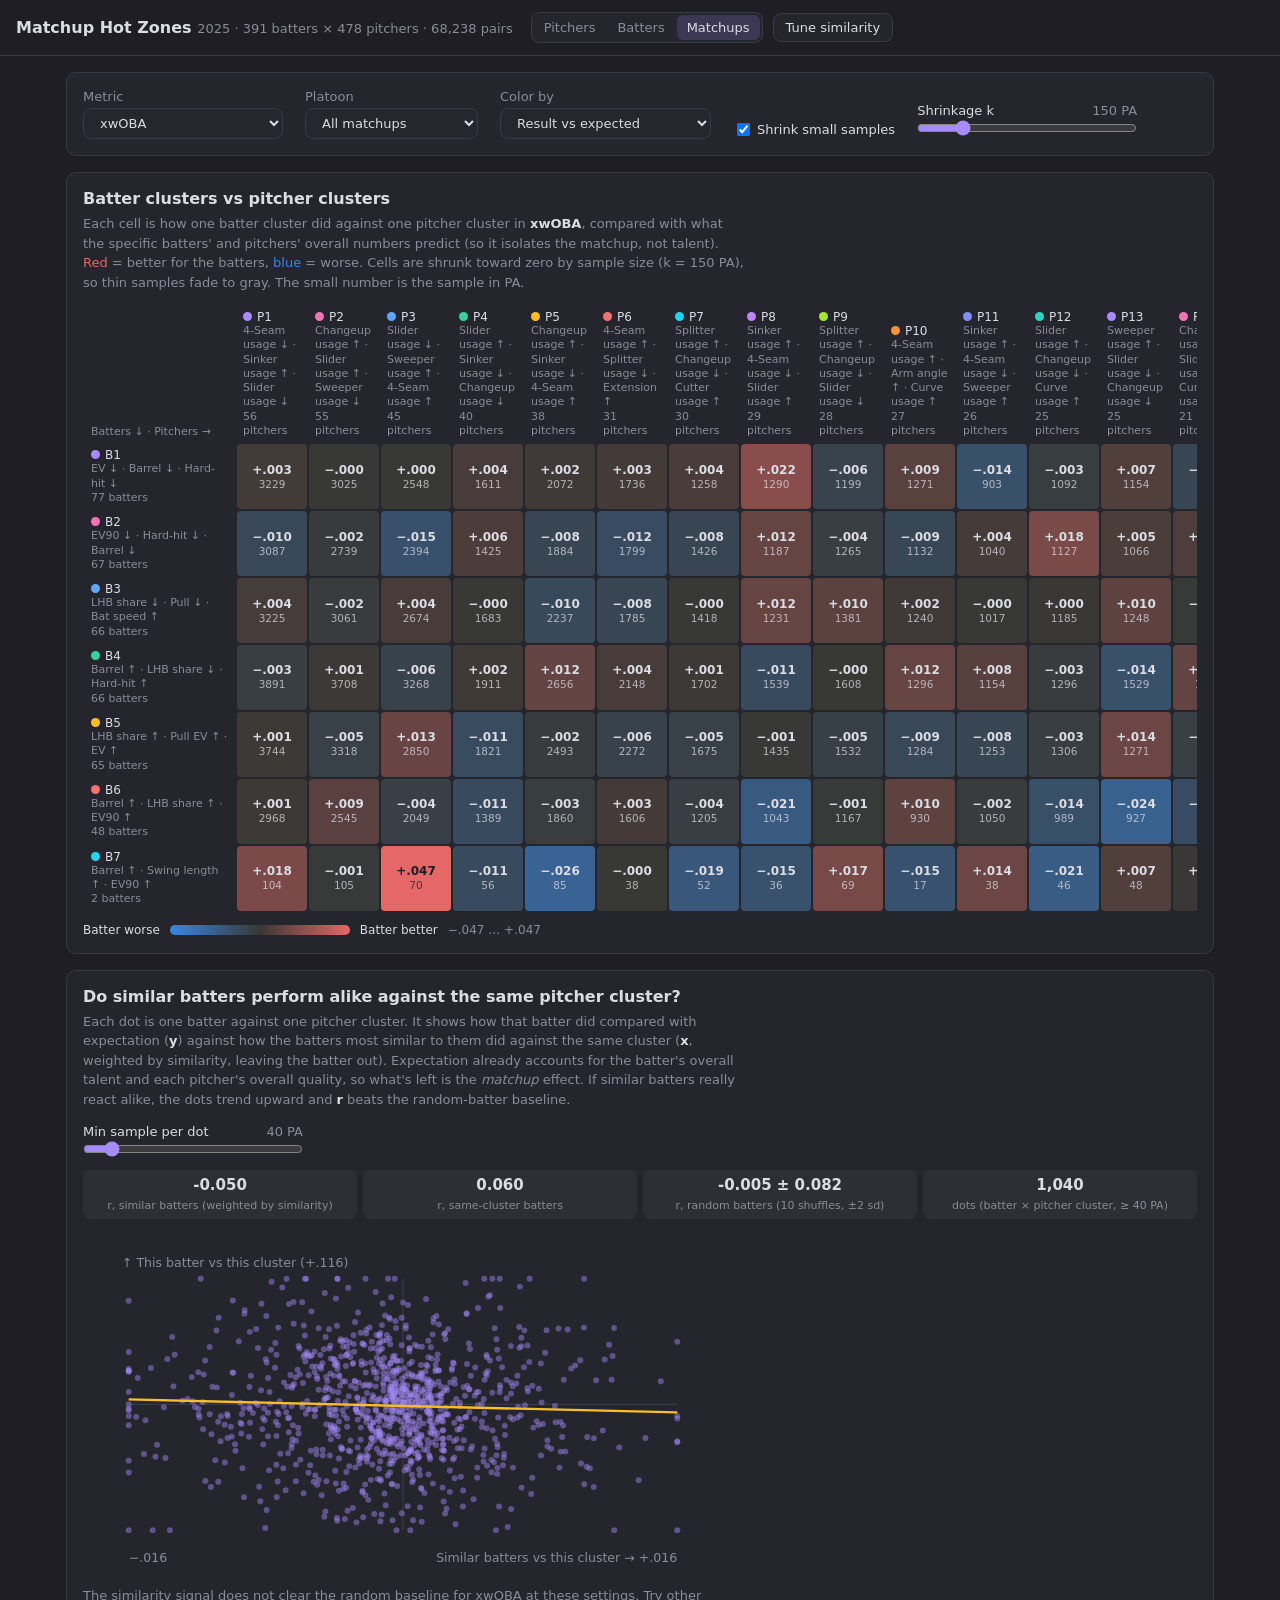
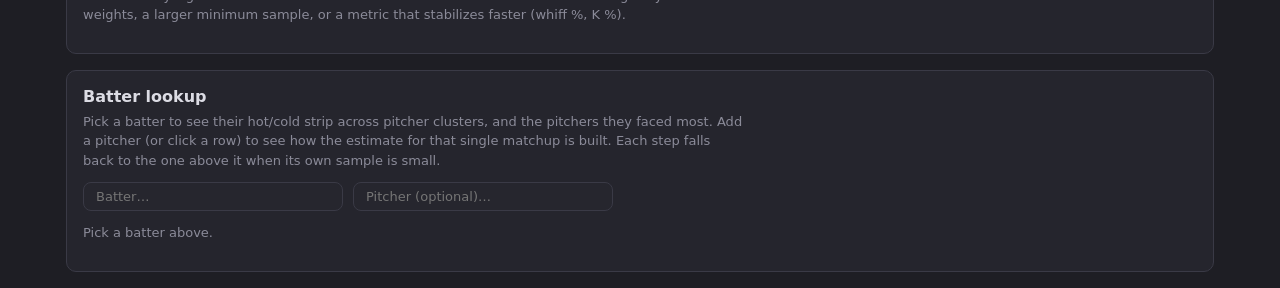
<file: docs/matchups.html>
<!DOCTYPE html>
<html lang="en">
<head>
  <meta charset="UTF-8" />
  <meta name="viewport" content="width=device-width, initial-scale=1" />
  <title>Matchup Hot Zones</title>
  <meta name="description" content="Hot/cold chart of batter clusters against pitcher clusters, and a test of whether similar batters perform alike against the same kind of pitcher." />
  <link rel="stylesheet" href="style.css" />
</head>
<body class="doc-page">
  <header id="toolbar" class="static">
    <h1>Matchup Hot Zones <span id="meta"></span></h1>
    <nav class="pages">
      <a href="index.html">Pitchers</a>
      <a href="batters.html">Batters</a>
      <a href="matchups.html" aria-current="page">Matchups</a>
    </nav>
    <button id="tuner-toggle" type="button">Tune similarity</button>
  </header>

  <main id="matchups">
    <section class="card controls">
      <label>Metric
        <select id="metric">
          <option value="xwoba">xwOBA</option>
          <option value="woba">wOBA</option>
          <option value="rv100">Run value / 100 pitches</option>
          <option value="whiff">Whiff %</option>
          <option value="k">K %</option>
        </select>
      </label>
      <label>Platoon
        <select id="platoon">
          <option value="all">All matchups</option>
          <option value="opp">Opposite hand only</option>
          <option value="same">Same hand only</option>
        </select>
      </label>
      <label>Color by
        <select id="mode">
          <option value="expected">Result vs expected</option>
          <option value="raw">Result vs league average</option>
        </select>
      </label>
      <label class="check"><input id="shrink" type="checkbox" checked /> Shrink small samples</label>
      <label class="slider inline"><span>Shrinkage k</span><output id="k-out"></output>
        <input id="k" type="range" min="0" max="800" step="10" /></label>
    </section>

    <section class="card">
      <h2>Batter clusters vs pitcher clusters</h2>
      <p class="hint" id="heat-hint"></p>
      <div class="scroll-x"><table id="heatmap" class="heat"></table></div>
      <div id="heat-legend" class="heat-legend"></div>
    </section>

    <section class="card">
      <h2>Do similar batters perform alike against the same pitcher cluster?</h2>
      <p class="hint">
        Each dot is one batter against one pitcher cluster. It shows how that batter did compared with
        expectation (<b>y</b>) against how the batters most similar to them did against the same cluster
        (<b>x</b>, weighted by similarity, leaving the batter out). Expectation already accounts for
        the batter's overall talent and each pitcher's overall quality, so what's left is the
        <em>matchup</em> effect. If similar batters really react alike, the dots trend upward and
        <b>r</b> beats the random-batter baseline.
      </p>
      <label class="slider inline"><span>Min sample per dot</span><output id="min-out"></output>
        <input id="min-den" type="range" min="10" max="300" step="5" value="40" /></label>
      <div id="hypothesis"></div>
    </section>

    <section class="card">
      <h2>Batter lookup</h2>
      <p class="hint">
        Pick a batter to see their hot/cold strip across pitcher clusters, and the pitchers they faced most.
        Add a pitcher (or click a row) to see how the estimate for that single matchup is built. Each step
        falls back to the one above it when its own sample is small.
      </p>
      <div class="lookup-controls">
        <input id="batter-search" type="search" placeholder="Batter…" list="batter-names" autocomplete="off" />
        <input id="pitcher-search" type="search" placeholder="Pitcher (optional)…" list="pitcher-names" autocomplete="off" />
        <datalist id="batter-names"></datalist>
        <datalist id="pitcher-names"></datalist>
      </div>
      <div id="batter-view"></div>
    </section>
  </main>

  <aside id="tuner" hidden>
    <button id="tuner-close" class="close" aria-label="Close">×</button>
    <p class="tuner-note">Changes here re-cluster both groups and update every chart on this page live.
      They are shared with the Pitchers and Batters pages.</p>
    <div id="tuner-body"></div>
  </aside>

  <div id="tip" role="tooltip" hidden></div>

  <script type="module" src="js/matchups.js"></script>
</body>
</html>
</file>
<file: docs/style.css>
:root {
  --bg: #1e1e24;
  --surface: rgba(38, 38, 46, 0.92);
  --border: #3a3a46;
  --text: #dcdce4;
  --muted: #8b8b99;
  --accent: #a78bfa;
  font-family: Inter, system-ui, -apple-system, "Segoe UI", sans-serif;
}

* { box-sizing: border-box; }
html, body { margin: 0; background: var(--bg); color: var(--text); }
body.graph-page { height: 100%; overflow: hidden; }
a { color: var(--accent); }
.muted { color: var(--muted); }
#graph { position: fixed; inset: 0; }

#toolbar {
  position: fixed; top: 12px; left: 12px; right: 12px;
  display: flex; flex-wrap: wrap; gap: 10px; align-items: center;
  pointer-events: none;
}
#toolbar > * { pointer-events: auto; }
h1 { font-size: 16px; font-weight: 600; margin: 0 8px 0 0; }
#meta { color: var(--muted); font-weight: 400; font-size: 13px; }
#search {
  background: var(--surface); color: var(--text); border: 1px solid var(--border);
  border-radius: 8px; padding: 7px 12px; width: min(280px, 100%); font-size: 14px;
}
#search:focus { outline: 1px solid var(--accent); }
#toolbar.static {
  position: sticky; top: 0; left: 0; right: 0; z-index: 5; padding: 12px 16px;
  background: var(--bg); border-bottom: 1px solid var(--border);
}
nav.pages { display: flex; gap: 2px; background: var(--surface); border: 1px solid var(--border); border-radius: 8px; padding: 2px; }
nav.pages a { color: var(--muted); text-decoration: none; font-size: 13px; padding: 5px 10px; border-radius: 6px; }
nav.pages a:hover { color: var(--text); }
nav.pages a[aria-current="page"] { background: rgba(167,139,250,.18); color: var(--text); }
button, select, input[type=search] {
  background: var(--surface); color: var(--text); border: 1px solid var(--border);
  border-radius: 8px; padding: 6px 12px; font: inherit; font-size: 13px;
}
button { cursor: pointer; }
button:hover { border-color: var(--accent); }
.toggle { font-size: 13px; color: var(--muted); display: flex; gap: 6px; align-items: center; }

#legend, #panel, #tuner {
  position: fixed; background: var(--surface); border: 1px solid var(--border);
  border-radius: 10px; backdrop-filter: blur(6px);
}
#legend {
  left: 12px; bottom: 12px; padding: 10px 14px; max-height: 45vh; overflow-y: auto; max-width: 300px;
}
#legend h2 { font-size: 12px; text-transform: uppercase; letter-spacing: .06em; color: var(--muted); margin: 0 0 6px; }
#cluster-list { list-style: none; margin: 0; padding: 0; font-size: 13px; }
#cluster-list li { display: flex; gap: 8px; align-items: center; padding: 3px 4px; cursor: pointer; border-radius: 4px; }
#cluster-list li:hover, #cluster-list li.active { background: rgba(255,255,255,.07); }
#cluster-list .swatch { width: 10px; height: 10px; border-radius: 50%; flex: none; }
#cluster-list .cluster-name { display: flex; flex-direction: column; min-width: 0; }
#cluster-list .cluster-name small { color: var(--muted); font-size: 11px; line-height: 1.3; }
#cluster-list .count { color: var(--muted); margin-left: auto; }

#panel {
  top: 60px; right: 12px; width: 340px; max-height: calc(100vh - 72px); overflow-y: auto; padding: 16px;
}
.close {
  position: absolute; top: 8px; right: 10px; background: none; border: 0; color: var(--muted);
  font-size: 22px; cursor: pointer; padding: 0 4px;
}
.panel-links { font-size: 12px; margin-top: 12px; display: flex; gap: 14px; }

/* --- Tuning drawer --- */
#tuner {
  top: 60px; left: 12px; width: 320px; max-height: calc(100vh - 72px); overflow-y: auto;
  padding: 14px 16px; z-index: 6;
}
body.tuning #legend { display: none; }
.doc-page #tuner { top: 64px; }
.tuner-group h3 { font-size: 14px; margin: 0 0 4px; }
.tuner-group h4 { font-size: 12px; text-transform: uppercase; letter-spacing: .06em; color: var(--muted); margin: 14px 0 6px; }
.tuner-group + .tuner-group { margin-top: 18px; padding-top: 14px; border-top: 1px solid var(--border); }
.tuner-note { font-size: 12px; color: var(--muted); margin: 0 0 10px; padding-right: 18px; }
.tuner-block { padding: 4px 0; border-bottom: 1px solid rgba(255,255,255,.04); }
.tuner-block details { margin: 0 0 4px 10px; }
.tuner-block summary { font-size: 12px; color: var(--muted); cursor: pointer; }
.slider { display: grid; grid-template-columns: 1fr auto; gap: 0 8px; font-size: 13px; padding: 3px 0; }
.slider output { color: var(--muted); font-variant-numeric: tabular-nums; }
.slider input { grid-column: 1 / -1; width: 100%; accent-color: var(--accent); margin: 2px 0 0; }
.slider.inline { display: inline-grid; min-width: 220px; }
.tuner-actions { display: flex; gap: 8px; margin-top: 12px; }
.player-head { display: flex; gap: 12px; align-items: center; margin-bottom: 10px; }
.player-head img { width: 56px; height: 56px; border-radius: 50%; object-fit: cover; background: #333; }
.player-head h2 { margin: 0; font-size: 18px; }
.player-head .sub { color: var(--muted); font-size: 13px; }
.stats { display: grid; grid-template-columns: repeat(3, 1fr); gap: 6px; margin: 10px 0 14px; }
.stats div { background: rgba(255,255,255,.04); border-radius: 6px; padding: 6px; text-align: center; }
.stats b { display: block; font-size: 15px; font-variant-numeric: tabular-nums; }
.stats span { font-size: 11px; color: var(--muted); }
#panel h3 { font-size: 12px; text-transform: uppercase; letter-spacing: .06em; color: var(--muted); margin: 14px 0 6px; }
table { width: 100%; border-collapse: collapse; font-size: 12.5px; font-variant-numeric: tabular-nums; }
th { color: var(--muted); font-weight: 500; text-align: right; padding: 3px 4px; }
td { text-align: right; padding: 3px 4px; border-top: 1px solid var(--border); }
th:first-child, td:first-child { text-align: left; }
.similar { list-style: none; padding: 0; margin: 0; font-size: 13px; }
.similar li { display: flex; justify-content: space-between; padding: 4px 6px; border-radius: 4px; cursor: pointer; }
.similar li:hover { background: rgba(255,255,255,.07); }
.similar .bar { color: var(--muted); font-variant-numeric: tabular-nums; }

/* --- Matchup page --- */
#matchups { max-width: 1180px; margin: 0 auto; padding: 16px; display: grid; gap: 16px; }
.card { background: var(--surface); border: 1px solid var(--border); border-radius: 10px; padding: 16px; min-width: 0; }
.card h2 { font-size: 16px; margin: 0 0 6px; }
.card h3 { font-size: 12px; text-transform: uppercase; letter-spacing: .06em; color: var(--muted); margin: 18px 0 8px; }
.hint { font-size: 13px; color: var(--muted); line-height: 1.5; margin: 0 0 12px; max-width: 80ch; }
.hint b { color: var(--text); }
.hot-text { color: #e66767; } .cold-text { color: #3987e5; }
.controls { display: flex; flex-wrap: wrap; gap: 14px 22px; align-items: end; font-size: 13px; }
.controls > label:not(.slider) { display: grid; gap: 4px; color: var(--muted); }
.controls .check { display: flex !important; gap: 6px; align-items: center; color: var(--text) !important; }
.scroll-x { overflow-x: auto; }
.dot { display: inline-block; width: 9px; height: 9px; border-radius: 50%; margin-right: 5px; }

.heat { border-collapse: separate; border-spacing: 2px; font-size: 12px; }
.heat th { font-weight: 500; color: var(--text); padding: 4px 6px; vertical-align: bottom; text-align: left; }
.heat thead th { min-width: 70px; max-width: 100px; }
.heat tbody th { min-width: 150px; max-width: 200px; vertical-align: middle; }
.heat th small { display: block; font-size: 11px; color: var(--muted); font-weight: 400; line-height: 1.3; }
.heat th.corner { color: var(--muted); font-size: 11px; }
.heat td { text-align: center; padding: 6px 4px; border: 0; border-radius: 4px; min-width: 58px; cursor: default; }
.heat td span { display: block; font-weight: 600; font-variant-numeric: tabular-nums; }
.heat td small { opacity: .75; font-size: 10.5px; }
.heat.strip tbody th { min-width: 130px; }
.heat-legend { display: flex; align-items: center; gap: 10px; font-size: 12px; margin-top: 10px; flex-wrap: wrap; }
.heat-legend .ramp { width: 180px; height: 10px; border-radius: 5px; }

.stats.wide { grid-template-columns: repeat(auto-fit, minmax(150px, 1fr)); }
.scatter { width: 100%; max-width: 640px; display: block; margin: 6px 0 10px; }
.scatter .axis { stroke: var(--border); stroke-width: 1; }
.scatter .dots circle { fill: var(--accent); fill-opacity: .45; }
.scatter .fit { stroke: #fbbf24; stroke-width: 2; }
.scatter text { fill: var(--muted); font-size: 11px; }

.lookup-controls { display: flex; gap: 10px; flex-wrap: wrap; margin-bottom: 12px; }
.lookup-controls input { width: min(260px, 100%); }
.player-line { font-size: 15px; display: flex; gap: 8px; flex-wrap: wrap; align-items: baseline; }
.faced tbody tr { cursor: pointer; }
.faced tbody tr:hover, .faced tbody tr.active { background: rgba(255,255,255,.06); }
.faced td.heat-cell { border-radius: 4px; font-weight: 600; }
.chain td:first-child { max-width: 320px; }
.load-error { padding: 80px 20px; color: #f87171; }

#tip {
  position: fixed; z-index: 20; pointer-events: none; max-width: 300px;
  background: #121216; border: 1px solid var(--border); border-radius: 8px;
  padding: 8px 10px; font-size: 12px; line-height: 1.5;
}
#tip hr { border: 0; border-top: 1px solid var(--border); margin: 6px 0; }

@media (max-width: 640px) {
  #panel { left: 12px; right: 12px; width: auto; top: auto; bottom: 12px; max-height: 55vh; }
  #tuner { left: 12px; right: 12px; width: auto; }
  #matchups { padding: 16px 16px; }
  #legend { display: none; }
  .toggle { display: none; }
}
</file>
